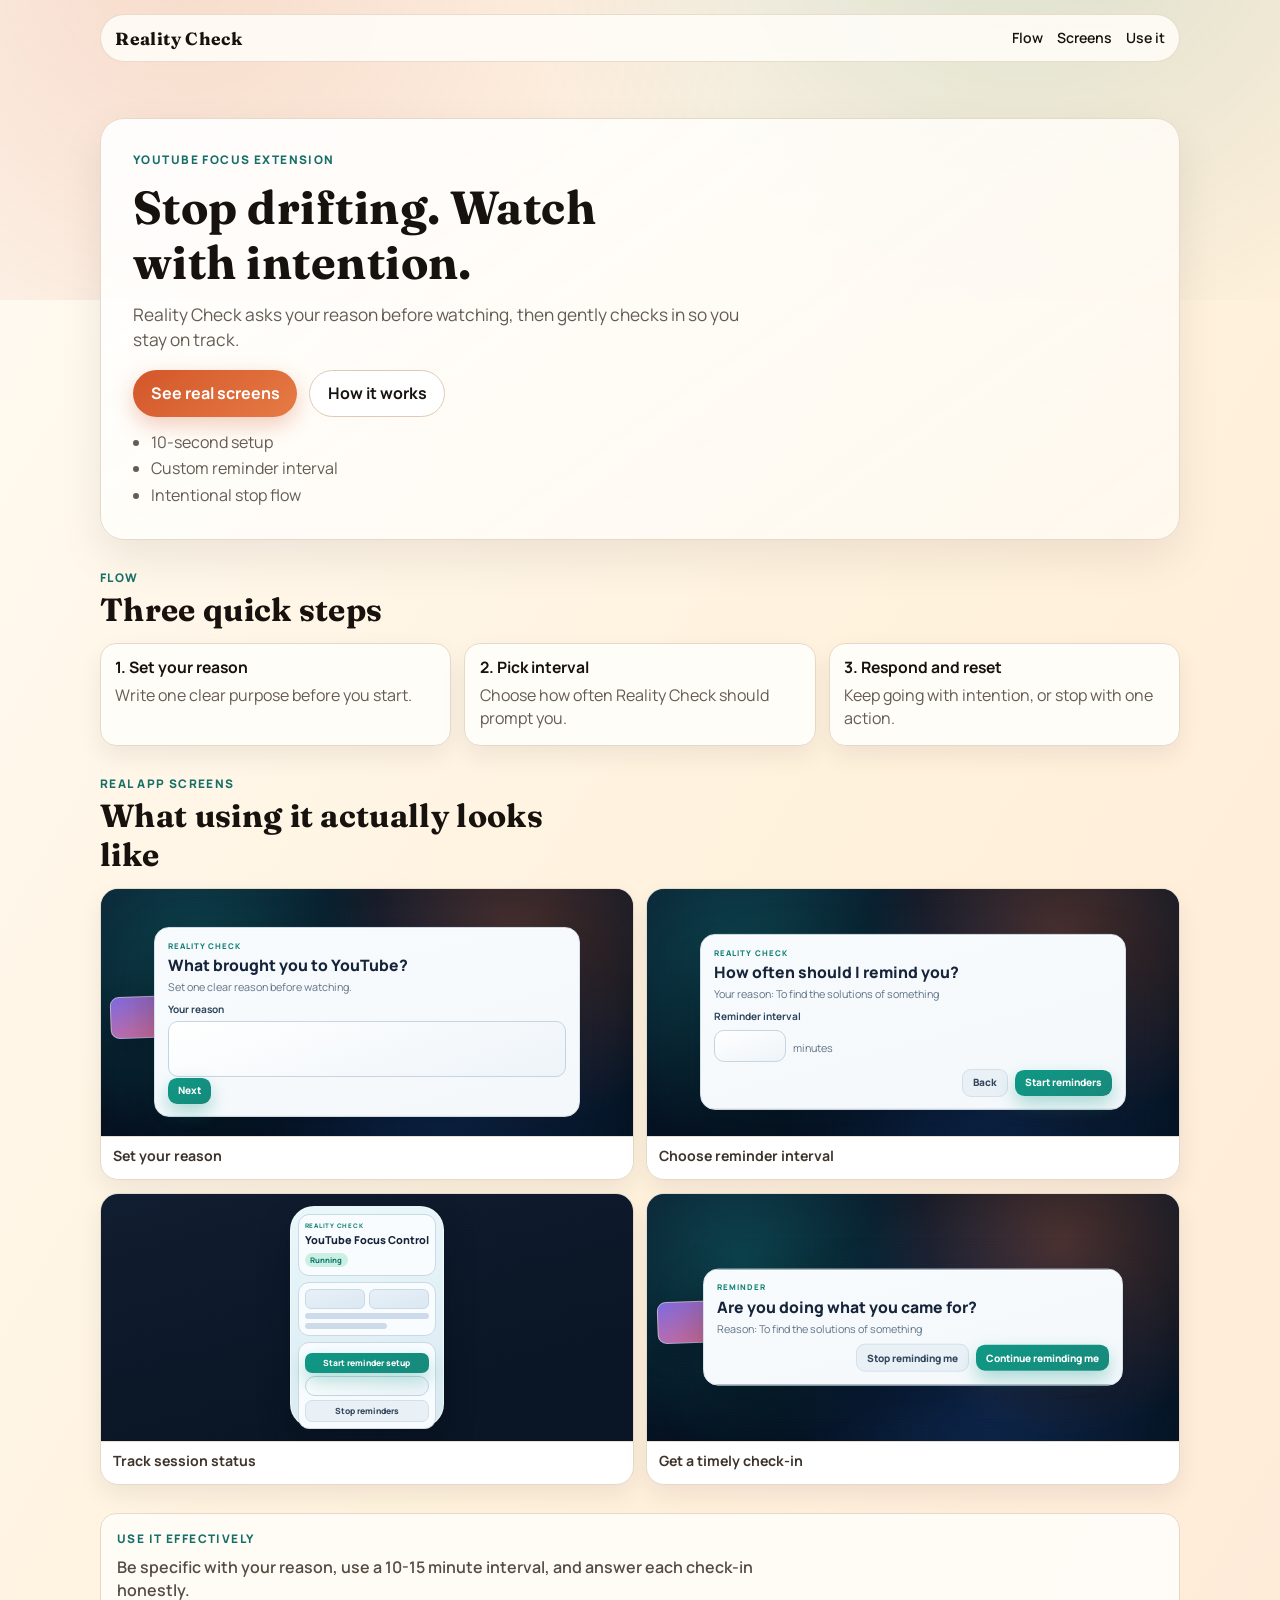
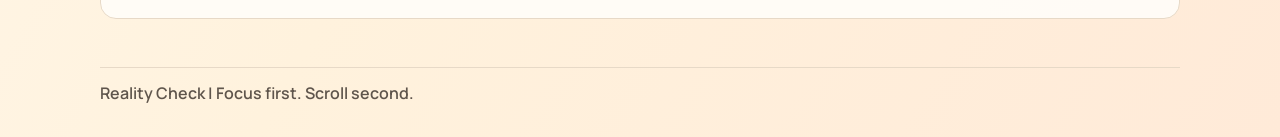
<file: index.html>
<!doctype html>
<html lang="en">
  <head>
    <meta charset="utf-8" />
    <meta name="viewport" content="width=device-width, initial-scale=1" />
    <meta
      name="description"
      content="Reality Check helps you stay intentional on YouTube with gentle reminders based on your goal."
    />
    <title>Reality Check | Stay Intentional on YouTube</title>

    <link rel="preconnect" href="https://fonts.googleapis.com" />
    <link rel="preconnect" href="https://fonts.gstatic.com" crossorigin />
    <link
      href="https://fonts.googleapis.com/css2?family=Fraunces:opsz,wght@9..144,500;9..144,700&family=Manrope:wght@400;500;600;700;800&display=swap"
      rel="stylesheet"
    />

    <link rel="stylesheet" href="landing.css" />
  </head>
  <body>
    <div class="bg-aurora" aria-hidden="true"></div>

    <header class="site-header">
      <a class="brand" href="#top">Reality Check</a>
      <nav class="site-nav" aria-label="Primary">
        <a href="#flow">Flow</a>
        <a href="#screens">Screens</a>
        <a href="#start">Use it</a>
      </nav>
    </header>

    <main id="top">
      <section class="hero section reveal">
        <p class="eyebrow">YouTube focus extension</p>
        <h1>Stop drifting. Watch with intention.</h1>
        <p class="lead">
          Reality Check asks your reason before watching, then gently checks in
          so you stay on track.
        </p>

        <div class="hero-cta">
          <a class="btn btn-primary" href="#screens">See real screens</a>
          <a class="btn btn-ghost" href="#flow">How it works</a>
        </div>

        <ul class="hero-points" aria-label="Highlights">
          <li>10-second setup</li>
          <li>Custom reminder interval</li>
          <li>Intentional stop flow</li>
        </ul>
      </section>

      <section id="flow" class="section reveal">
        <div class="section-head">
          <p class="eyebrow">Flow</p>
          <h2>Three quick steps</h2>
        </div>

        <div class="cards">
          <article class="card">
            <h3>1. Set your reason</h3>
            <p>Write one clear purpose before you start.</p>
          </article>

          <article class="card">
            <h3>2. Pick interval</h3>
            <p>Choose how often Reality Check should prompt you.</p>
          </article>

          <article class="card">
            <h3>3. Respond and reset</h3>
            <p>Keep going with intention, or stop with one action.</p>
          </article>
        </div>
      </section>

      <section id="screens" class="section reveal">
        <div class="section-head">
          <p class="eyebrow">Real app screens</p>
          <h2>What using it actually looks like</h2>
        </div>

        <div class="shot-grid">
          <figure class="shot-card">
            <div
              class="mock-shot mock-goal"
              role="img"
              aria-label="Goal prompt asking what brought you to YouTube"
            >
              <div class="mock-video-bg"></div>
              <div class="mock-float-note"></div>
              <div class="mock-modal">
                <p class="mock-kicker">Reality Check</p>
                <p class="mock-title">What brought you to YouTube?</p>
                <p class="mock-sub">Set one clear reason before watching.</p>
                <div class="mock-label">Your reason</div>
                <div class="mock-input mock-input-tall"></div>
                <div class="mock-btn mock-btn-fill">Next</div>
              </div>
            </div>
            <figcaption>Set your reason</figcaption>
          </figure>

          <figure class="shot-card">
            <div
              class="mock-shot mock-interval"
              role="img"
              aria-label="Reminder interval setup screen"
            >
              <div class="mock-video-bg"></div>
              <div class="mock-modal">
                <p class="mock-kicker">Reality Check</p>
                <p class="mock-title">How often should I remind you?</p>
                <p class="mock-sub">
                  Your reason: To find the solutions of something
                </p>
                <div class="mock-label">Reminder interval</div>
                <div class="mock-row">
                  <div class="mock-input mock-input-mini"></div>
                  <div class="mock-sub">minutes</div>
                </div>
                <div class="mock-row mock-actions">
                  <div class="mock-btn mock-btn-soft">Back</div>
                  <div class="mock-btn mock-btn-fill">Start reminders</div>
                </div>
              </div>
            </div>
            <figcaption>Choose reminder interval</figcaption>
          </figure>

          <figure class="shot-card">
            <div
              class="mock-shot mock-popup"
              role="img"
              aria-label="Popup showing running reminder status"
            >
              <div class="mock-device">
                <div class="mock-pane mock-pane-header">
                  <p class="mock-kicker">Reality Check</p>
                  <p class="mock-title">YouTube Focus Control</p>
                  <div class="mock-chip">Running</div>
                </div>
                <div class="mock-pane">
                  <div class="mock-stat-row">
                    <div class="mock-stat"></div>
                    <div class="mock-stat"></div>
                  </div>
                  <div class="mock-line"></div>
                  <div class="mock-line short"></div>
                </div>
                <div class="mock-pane">
                  <div class="mock-btn mock-btn-fill full">
                    Start reminder setup
                  </div>
                  <div class="mock-input"></div>
                  <div class="mock-btn mock-btn-soft full">Stop reminders</div>
                </div>
              </div>
            </div>
            <figcaption>Track session status</figcaption>
          </figure>

          <figure class="shot-card">
            <div
              class="mock-shot mock-reminder"
              role="img"
              aria-label="Reminder modal asking if you are still on task"
            >
              <div class="mock-video-bg"></div>
              <div class="mock-float-note"></div>
              <div class="mock-modal compact">
                <p class="mock-kicker">Reminder</p>
                <p class="mock-title">Are you doing what you came for?</p>
                <p class="mock-sub">
                  Reason: To find the solutions of something
                </p>
                <div class="mock-row mock-actions">
                  <div class="mock-btn mock-btn-soft">Stop reminding me</div>
                  <div class="mock-btn mock-btn-fill">
                    Continue reminding me
                  </div>
                </div>
              </div>
            </div>
            <figcaption>Get a timely check-in</figcaption>
          </figure>
        </div>
      </section>

      <section id="start" class="section section-compact reveal">
        <p class="eyebrow">Use it effectively</p>
        <p class="compact-copy">
          Be specific with your reason, use a 10-15 minute interval, and answer
          each check-in honestly.
        </p>
      </section>
    </main>

    <footer class="site-footer reveal">
      <p>Reality Check | Focus first. Scroll second.</p>
    </footer>

    <script src="landing.js"></script>
  </body>
</html>
</file>
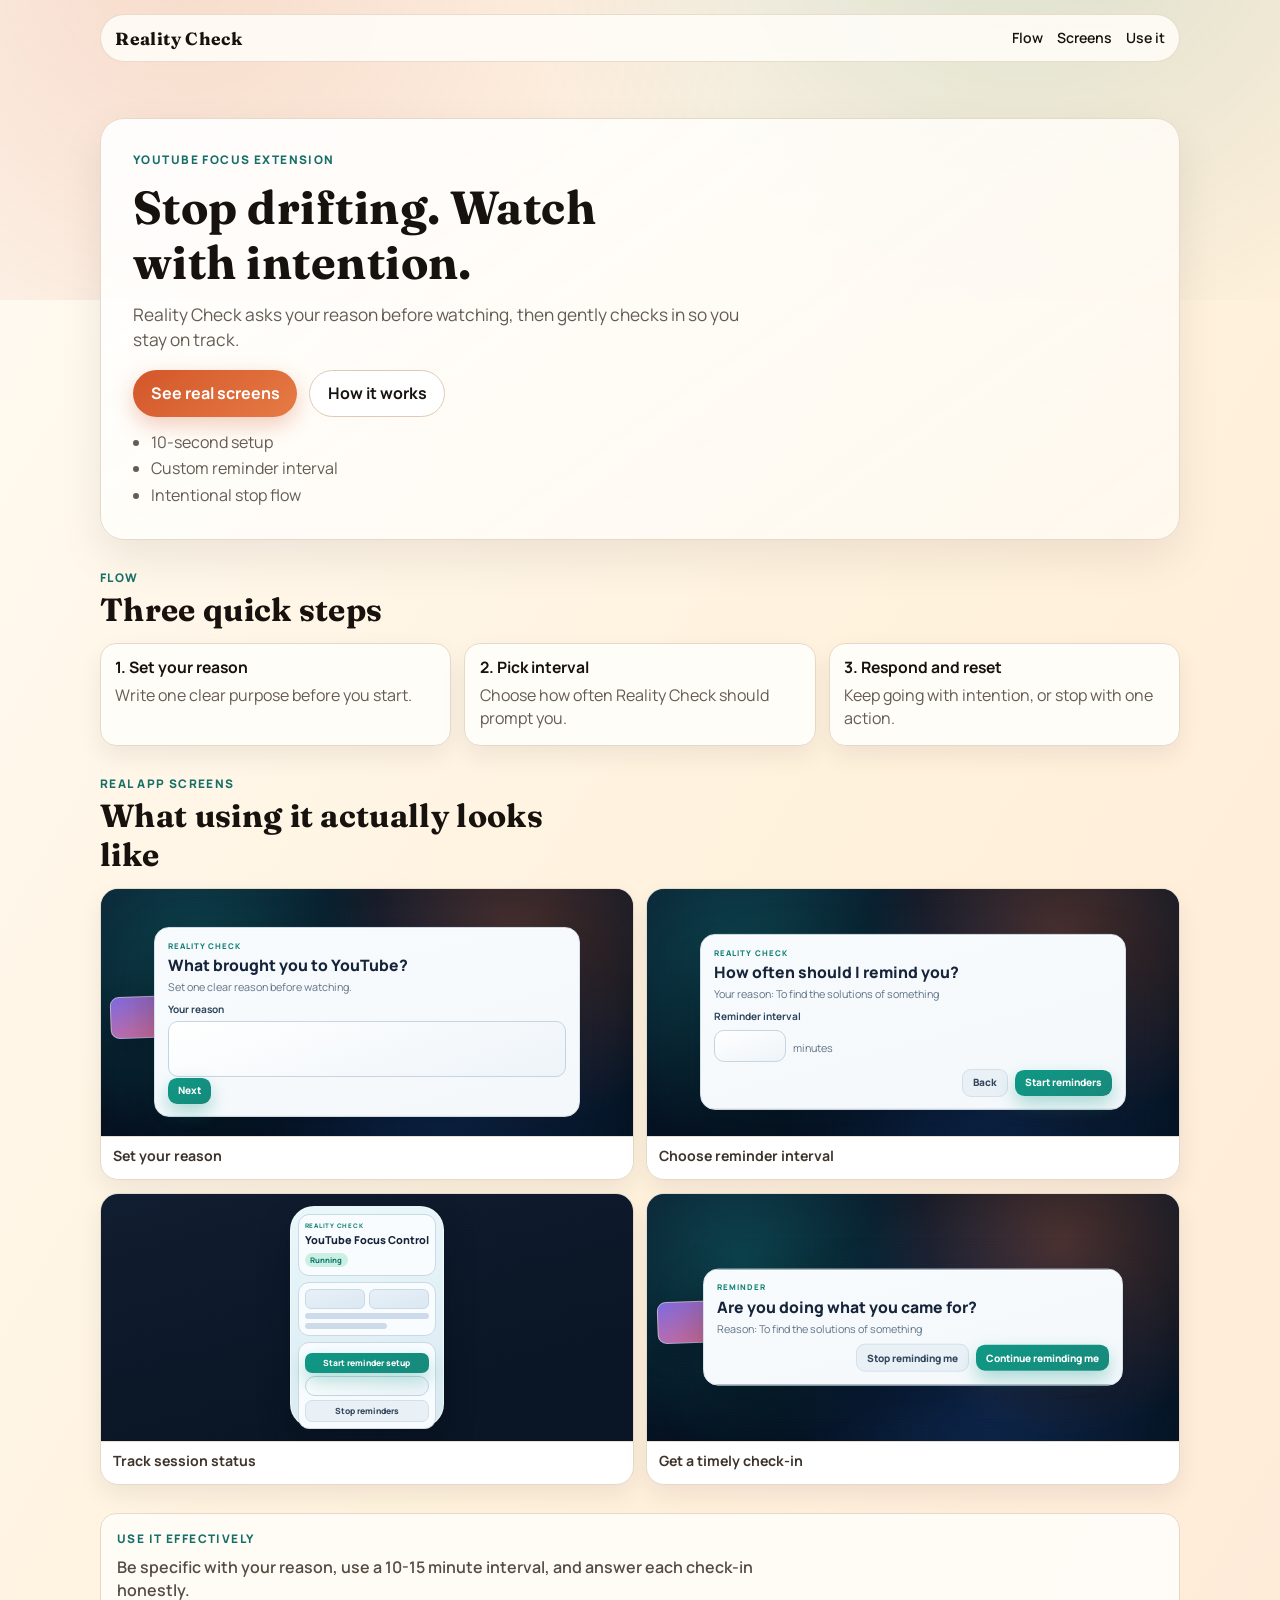
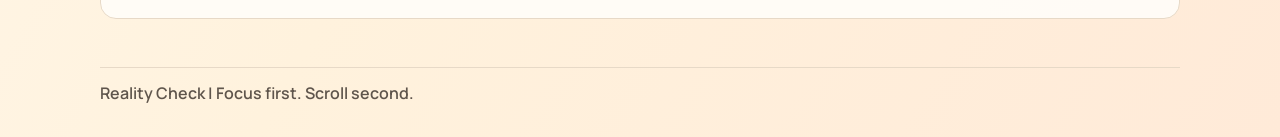
<file: landing.html>
<!doctype html>
<html lang="en">
  <head>
    <meta charset="utf-8" />
    <meta name="viewport" content="width=device-width, initial-scale=1" />
    <meta
      name="description"
      content="Reality Check helps you stay intentional on YouTube with gentle reminders based on your goal."
    />
    <title>Reality Check | Stay Intentional on YouTube</title>

    <link rel="preconnect" href="https://fonts.googleapis.com" />
    <link rel="preconnect" href="https://fonts.gstatic.com" crossorigin />
    <link
      href="https://fonts.googleapis.com/css2?family=Fraunces:opsz,wght@9..144,500;9..144,700&family=Manrope:wght@400;500;600;700;800&display=swap"
      rel="stylesheet"
    />

    <link rel="stylesheet" href="landing.css" />
  </head>
  <body>
    <div class="bg-aurora" aria-hidden="true"></div>

    <header class="site-header">
      <a class="brand" href="#top">Reality Check</a>
      <nav class="site-nav" aria-label="Primary">
        <a href="#flow">Flow</a>
        <a href="#screens">Screens</a>
        <a href="#start">Use it</a>
      </nav>
    </header>

    <main id="top">
      <section class="hero section reveal">
        <p class="eyebrow">YouTube focus extension</p>
        <h1>Stop drifting. Watch with intention.</h1>
        <p class="lead">
          Reality Check asks your reason before watching, then gently checks in
          so you stay on track.
        </p>

        <div class="hero-cta">
          <a class="btn btn-primary" href="#screens">See real screens</a>
          <a class="btn btn-ghost" href="#flow">How it works</a>
        </div>

        <ul class="hero-points" aria-label="Highlights">
          <li>10-second setup</li>
          <li>Custom reminder interval</li>
          <li>Intentional stop flow</li>
        </ul>
      </section>

      <section id="flow" class="section reveal">
        <div class="section-head">
          <p class="eyebrow">Flow</p>
          <h2>Three quick steps</h2>
        </div>

        <div class="cards">
          <article class="card">
            <h3>1. Set your reason</h3>
            <p>Write one clear purpose before you start.</p>
          </article>

          <article class="card">
            <h3>2. Pick interval</h3>
            <p>Choose how often Reality Check should prompt you.</p>
          </article>

          <article class="card">
            <h3>3. Respond and reset</h3>
            <p>Keep going with intention, or stop with one action.</p>
          </article>
        </div>
      </section>

      <section id="screens" class="section reveal">
        <div class="section-head">
          <p class="eyebrow">Real app screens</p>
          <h2>What using it actually looks like</h2>
        </div>

        <div class="shot-grid">
          <figure class="shot-card">
            <div class="mock-shot mock-goal" role="img" aria-label="Goal prompt asking what brought you to YouTube">
              <div class="mock-video-bg"></div>
              <div class="mock-float-note"></div>
              <div class="mock-modal">
                <p class="mock-kicker">Reality Check</p>
                <p class="mock-title">What brought you to YouTube?</p>
                <p class="mock-sub">Set one clear reason before watching.</p>
                <div class="mock-label">Your reason</div>
                <div class="mock-input mock-input-tall"></div>
                <div class="mock-btn mock-btn-fill">Next</div>
              </div>
            </div>
            <figcaption>Set your reason</figcaption>
          </figure>

          <figure class="shot-card">
            <div class="mock-shot mock-interval" role="img" aria-label="Reminder interval setup screen">
              <div class="mock-video-bg"></div>
              <div class="mock-modal">
                <p class="mock-kicker">Reality Check</p>
                <p class="mock-title">How often should I remind you?</p>
                <p class="mock-sub">Your reason: To find the solutions of something</p>
                <div class="mock-label">Reminder interval</div>
                <div class="mock-row">
                  <div class="mock-input mock-input-mini"></div>
                  <div class="mock-sub">minutes</div>
                </div>
                <div class="mock-row mock-actions">
                  <div class="mock-btn mock-btn-soft">Back</div>
                  <div class="mock-btn mock-btn-fill">Start reminders</div>
                </div>
              </div>
            </div>
            <figcaption>Choose reminder interval</figcaption>
          </figure>

          <figure class="shot-card">
            <div class="mock-shot mock-popup" role="img" aria-label="Popup showing running reminder status">
              <div class="mock-device">
                <div class="mock-pane mock-pane-header">
                  <p class="mock-kicker">Reality Check</p>
                  <p class="mock-title">YouTube Focus Control</p>
                  <div class="mock-chip">Running</div>
                </div>
                <div class="mock-pane">
                  <div class="mock-stat-row">
                    <div class="mock-stat"></div>
                    <div class="mock-stat"></div>
                  </div>
                  <div class="mock-line"></div>
                  <div class="mock-line short"></div>
                </div>
                <div class="mock-pane">
                  <div class="mock-btn mock-btn-fill full">Start reminder setup</div>
                  <div class="mock-input"></div>
                  <div class="mock-btn mock-btn-soft full">Stop reminders</div>
                </div>
              </div>
            </div>
            <figcaption>Track session status</figcaption>
          </figure>

          <figure class="shot-card">
            <div class="mock-shot mock-reminder" role="img" aria-label="Reminder modal asking if you are still on task">
              <div class="mock-video-bg"></div>
              <div class="mock-float-note"></div>
              <div class="mock-modal compact">
                <p class="mock-kicker">Reminder</p>
                <p class="mock-title">Are you doing what you came for?</p>
                <p class="mock-sub">Reason: To find the solutions of something</p>
                <div class="mock-row mock-actions">
                  <div class="mock-btn mock-btn-soft">Stop reminding me</div>
                  <div class="mock-btn mock-btn-fill">Continue reminding me</div>
                </div>
              </div>
            </div>
            <figcaption>Get a timely check-in</figcaption>
          </figure>
        </div>
      </section>

      <section id="start" class="section section-compact reveal">
        <p class="eyebrow">Use it effectively</p>
        <p class="compact-copy">
          Be specific with your reason, use a 10-15 minute interval, and answer
          each check-in honestly.
        </p>
      </section>
    </main>

    <footer class="site-footer reveal">
      <p>Reality Check | Focus first. Scroll second.</p>
    </footer>

    <script src="landing.js"></script>
  </body>
</html>
</file>
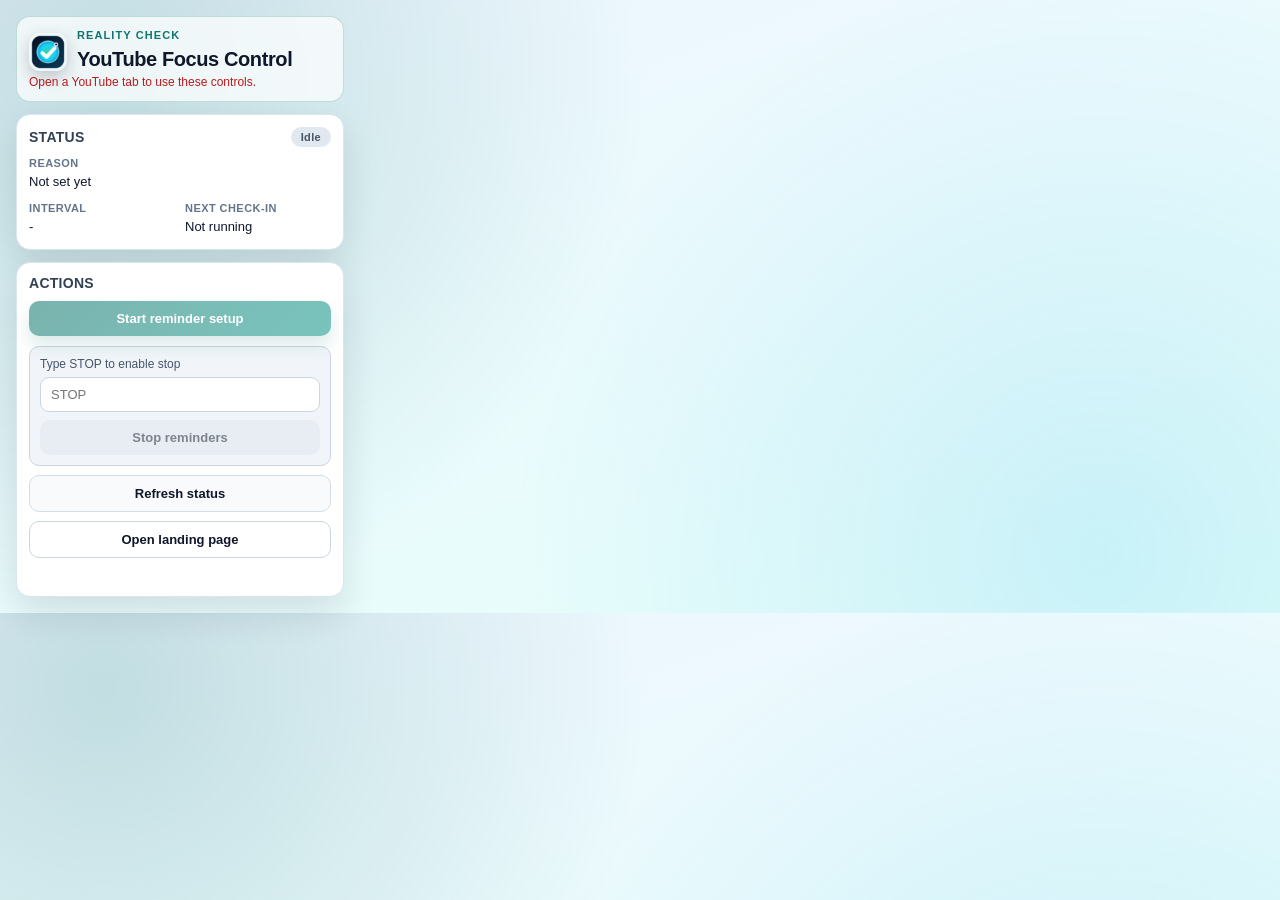
<file: popup.html>
<!doctype html>
<html lang="en">
  <head>
    <meta charset="utf-8" />
    <meta name="viewport" content="width=device-width, initial-scale=1" />
    <title>Reality Check</title>
    <link rel="stylesheet" href="popup.css" />
  </head>
  <body>
    <main class="panel">
      <header class="panel-header">
        <div class="brand">
          <img
            class="brand-logo"
            src="assets/icons/icon-48.png"
            alt="Reality Check logo"
          />
          <div class="brand-copy">
            <p class="kicker">Reality Check</p>
            <h1 class="title">YouTube Focus Control</h1>
          </div>
        </div>
        <p id="connection-text" class="connection">Checking active tab...</p>
      </header>

      <section class="card">
        <div class="section-head">
          <h2>Status</h2>
          <span id="status-pill" class="pill pill--idle">Idle</span>
        </div>

        <div class="row">
          <span class="label">Reason</span>
          <p id="status-reason" class="value">Not set yet</p>
        </div>

        <div class="grid">
          <div class="row row--compact">
            <span class="label">Interval</span>
            <p id="status-interval" class="value">-</p>
          </div>
          <div class="row row--compact">
            <span class="label">Next check-in</span>
            <p id="status-next" class="value">-</p>
          </div>
        </div>
      </section>

      <section class="card">
        <div class="section-head">
          <h2>Actions</h2>
        </div>

        <button id="start-button" class="button button--primary" type="button">
          Start reminder setup
        </button>

        <div class="stop-box">
          <label class="stop-label" for="stop-word"
            >Type STOP to enable stop</label
          >
          <input
            id="stop-word"
            class="input"
            type="text"
            autocomplete="off"
            placeholder="STOP"
          />
          <button
            id="stop-button"
            class="button button--ghost"
            type="button"
            disabled
          >
            Stop reminders
          </button>
        </div>

        <button id="refresh-button" class="button button--subtle" type="button">
          Refresh status
        </button>

        <button
          id="landing-button"
          class="button button--landing"
          type="button"
        >
          Open landing page
        </button>

        <p id="feedback" class="feedback" role="status" aria-live="polite"></p>
      </section>
    </main>

    <script src="popup.js"></script>
  </body>
</html>
</file>
<file: landing.css>
:root {
  --ink: #17120e;
  --muted: #645b53;
  --paper: #fffaf2;
  --card: #fffdf8;
  --line: #e7d9c7;
  --accent: #d3562a;
  --accent-deep: #9f3f1f;
  --teal: #176f67;
  --hero-glow: rgba(211, 86, 42, 0.18);
  --shadow-soft: 0 18px 45px rgba(23, 18, 14, 0.08);
  --shadow-card: 0 10px 25px rgba(23, 18, 14, 0.07);
}

* {
  box-sizing: border-box;
}

html,
body {
  margin: 0;
  padding: 0;
}

body {
  font-family: "Manrope", "Segoe UI", sans-serif;
  color: var(--ink);
  background:
    linear-gradient(120deg, #fffaf2 0%, #fff2dd 55%, #ffead8 100%),
    repeating-linear-gradient(
      -45deg,
      rgba(23, 18, 14, 0.015) 0,
      rgba(23, 18, 14, 0.015) 2px,
      transparent 2px,
      transparent 14px
    );
  min-height: 100vh;
  line-height: 1.45;
}

.bg-aurora {
  position: fixed;
  inset: -20% -10% auto;
  height: 480px;
  background:
    radial-gradient(
      circle at 20% 30%,
      var(--hero-glow),
      rgba(211, 86, 42, 0) 45%
    ),
    radial-gradient(
      circle at 75% 10%,
      rgba(23, 111, 103, 0.16),
      rgba(23, 111, 103, 0) 42%
    );
  pointer-events: none;
  z-index: -1;
  animation: drift 10s ease-in-out infinite alternate;
}

.site-header {
  width: min(1080px, calc(100% - 2rem));
  margin: 0.9rem auto 0;
  display: flex;
  align-items: center;
  justify-content: space-between;
  gap: 1rem;
  padding: 0.6rem 0.9rem;
  border: 1px solid rgba(231, 217, 199, 0.9);
  border-radius: 999px;
  background: rgba(255, 253, 248, 0.86);
  backdrop-filter: blur(5px);
}

.brand {
  font-family: "Fraunces", "Times New Roman", serif;
  font-weight: 700;
  color: var(--ink);
  font-size: 1.1rem;
  text-decoration: none;
  letter-spacing: 0.02em;
}

.site-nav {
  display: flex;
  gap: 0.85rem;
}

.site-nav a {
  position: relative;
  text-decoration: none;
  color: var(--ink);
  font-weight: 600;
  font-size: 0.88rem;
  padding: 0.2rem 0;
  transition:
    color 0.2s ease,
    transform 0.2s ease;
}

.site-nav a::after {
  content: "";
  position: absolute;
  left: 0;
  bottom: -0.12rem;
  width: 100%;
  height: 2px;
  border-radius: 999px;
  background: linear-gradient(90deg, var(--accent), var(--teal));
  transform: scaleX(0);
  transform-origin: left;
  transition: transform 0.24s ease;
}

.site-nav a:hover {
  color: var(--accent-deep);
  transform: translateY(-1px);
}

.site-nav a:hover::after,
.site-nav a:focus-visible::after {
  transform: scaleX(1);
}

.site-nav a:focus-visible {
  outline: none;
  color: var(--accent-deep);
}

main {
  width: min(1080px, calc(100% - 2rem));
  margin: 0 auto;
  padding: 1.7rem 0 3rem;
}

.section {
  margin-top: 1.8rem;
}

.hero {
  border: 1px solid var(--line);
  border-radius: 24px;
  padding: clamp(1.2rem, 3vw, 2rem);
  background: linear-gradient(
    145deg,
    rgba(255, 255, 255, 0.92),
    rgba(255, 249, 240, 0.85)
  );
  box-shadow: var(--shadow-soft);
}

.eyebrow {
  margin: 0;
  text-transform: uppercase;
  letter-spacing: 0.12em;
  font-weight: 800;
  color: var(--teal);
  font-size: 0.74rem;
}

h1,
h2,
h3 {
  margin: 0;
  line-height: 1.2;
}

h1,
h2 {
  font-family: "Fraunces", "Times New Roman", serif;
  letter-spacing: 0.01em;
}

h1 {
  margin-top: 0.7rem;
  font-size: clamp(1.7rem, 4.1vw, 2.9rem);
  max-width: 17ch;
}

.lead {
  margin-top: 0.7rem;
  max-width: 56ch;
  font-size: clamp(0.98rem, 1.8vw, 1.08rem);
  color: var(--muted);
}

.hero-cta {
  margin-top: 0.9rem;
  display: flex;
  gap: 0.75rem;
  flex-wrap: wrap;
}

.btn {
  display: inline-flex;
  align-items: center;
  justify-content: center;
  text-decoration: none;
  font-weight: 700;
  border-radius: 999px;
  padding: 0.68rem 1.1rem;
  transition:
    transform 0.18s ease,
    box-shadow 0.2s ease,
    color 0.2s ease,
    background-color 0.2s ease;
}

.btn:hover {
  transform: translateY(-1px);
}

.btn-primary {
  color: #fff;
  background: linear-gradient(140deg, var(--accent), #e67b45);
  box-shadow: 0 8px 22px rgba(211, 86, 42, 0.3);
}

.btn-primary:hover {
  background: linear-gradient(140deg, var(--accent-deep), #ce6232);
}

.btn-ghost {
  color: var(--ink);
  background: #fff;
  border: 1px solid #decab3;
}

.btn-ghost:hover {
  border-color: #c9af92;
}

.hero-points {
  margin: 0.9rem 0 0;
  padding-left: 1.1rem;
  color: var(--muted);
  display: grid;
  gap: 0.2rem;
}

.section-head {
  display: grid;
  gap: 0.35rem;
}

.section-head h2 {
  font-size: clamp(1.3rem, 2.8vw, 2rem);
  max-width: 22ch;
}

.cards {
  margin-top: 0.8rem;
  display: grid;
  grid-template-columns: repeat(3, minmax(0, 1fr));
  gap: 0.8rem;
}

.card {
  border: 1px solid var(--line);
  border-radius: 16px;
  background: var(--card);
  box-shadow: var(--shadow-card);
  padding: 0.9rem;
}

.card h3 {
  font-size: 0.98rem;
}

.card p {
  margin: 0.45rem 0 0;
  color: var(--muted);
}

.shot-grid {
  margin-top: 0.85rem;
  display: grid;
  grid-template-columns: repeat(2, minmax(0, 1fr));
  gap: 0.8rem;
}

.shot-card {
  margin: 0;
  border: 1px solid var(--line);
  border-radius: 18px;
  overflow: hidden;
  background: #fff;
  box-shadow: var(--shadow-card);
}

.mock-shot {
  position: relative;
  height: 248px;
  border-bottom: 1px solid #ebddcb;
  overflow: hidden;
  background: linear-gradient(165deg, #13263d 0%, #081526 72%);
}

.mock-shot::after {
  content: "";
  position: absolute;
  inset: 0;
  background-image: radial-gradient(rgba(255, 255, 255, 0.05) 1px, transparent 1px);
  background-size: 3px 3px;
  opacity: 0.2;
  pointer-events: none;
}

.mock-video-bg {
  position: absolute;
  inset: 0;
  background:
    radial-gradient(circle at 18% 28%, rgba(42, 180, 169, 0.28), transparent 40%),
    radial-gradient(circle at 78% 20%, rgba(231, 120, 75, 0.28), transparent 42%),
    radial-gradient(circle at 64% 82%, rgba(34, 74, 142, 0.4), transparent 52%),
    linear-gradient(150deg, rgba(3, 11, 24, 0.5), rgba(6, 18, 30, 0.9));
  filter: saturate(1.18) blur(0.2px);
}

.mock-float-note {
  position: absolute;
  left: 0.65rem;
  top: 52%;
  width: 76px;
  height: 42px;
  border-radius: 9px;
  border: 1px solid rgba(197, 206, 226, 0.65);
  background:
    linear-gradient(155deg, rgba(111, 88, 226, 0.86), rgba(236, 95, 126, 0.86)),
    rgba(255, 255, 255, 0.85);
  box-shadow: 0 12px 24px rgba(3, 8, 20, 0.28);
  transform: rotate(-2deg) translateY(-50%);
}

.mock-modal {
  position: absolute;
  left: 50%;
  top: 54%;
  transform: translate(-50%, -50%);
  width: min(86%, 430px);
  border-radius: 15px;
  border: 1px solid #d4e0ea;
  background: linear-gradient(165deg, #f8fbfe, #f4f8fb);
  box-shadow:
    0 22px 48px rgba(2, 8, 17, 0.34),
    inset 0 1px 0 rgba(255, 255, 255, 0.65);
  padding: 0.78rem 0.82rem;
}

.mock-kicker {
  margin: 0;
  text-transform: uppercase;
  letter-spacing: 0.12em;
  font-weight: 800;
  color: #128174;
  font-size: 0.49rem;
}

.mock-title {
  margin: 0.28rem 0 0;
  font-weight: 800;
  color: #16243a;
  font-size: 0.98rem;
  line-height: 1.2;
}

.mock-sub {
  margin: 0.3rem 0 0;
  color: #5e7284;
  font-size: 0.67rem;
}

.mock-label {
  margin-top: 0.38rem;
  color: #2e455d;
  font-weight: 700;
  font-size: 0.63rem;
}

.mock-input {
  margin-top: 0.32rem;
  border-radius: 10px;
  border: 1px solid #c5d4e2;
  background: linear-gradient(160deg, #ffffff, #eef4f9);
  height: 35px;
}

.mock-input-tall {
  height: 56px;
}

.mock-input-mini {
  width: 72px;
  height: 32px;
  margin-top: 0;
}

.mock-row {
  margin-top: 0.42rem;
  display: flex;
  align-items: center;
  gap: 0.42rem;
}

.mock-actions {
  justify-content: flex-end;
  gap: 0.48rem;
}

.mock-btn {
  display: inline-flex;
  align-items: center;
  justify-content: center;
  padding: 0.36rem 0.62rem;
  border-radius: 9px;
  font-size: 0.63rem;
  font-weight: 800;
  white-space: nowrap;
}

.mock-btn-fill {
  color: #fff;
  background: linear-gradient(145deg, #0f9885, #17897b);
  box-shadow: 0 8px 18px rgba(15, 152, 133, 0.33);
}

.mock-btn-soft {
  color: #33475d;
  background: #eaf1f6;
  border: 1px solid #d3dfeb;
}

.mock-btn.full {
  width: 100%;
}

.mock-goal .mock-modal,
.mock-interval .mock-modal,
.mock-reminder .mock-modal {
  width: min(85%, 426px);
}

.mock-popup {
  background: linear-gradient(165deg, #111d30 0%, #0a1525 72%);
}

.mock-device {
  position: absolute;
  left: 50%;
  top: 50%;
  transform: translate(-50%, -50%);
  width: 154px;
  height: 222px;
  border-radius: 24px;
  border: 1px solid rgba(254, 255, 255, 0.45);
  background: linear-gradient(170deg, #eaf7fb, #d8eaf1);
  box-shadow: 0 15px 30px rgba(5, 12, 23, 0.42);
  padding: 0.42rem;
  display: grid;
  gap: 0.36rem;
}

.mock-pane {
  border: 1px solid #c9dae5;
  border-radius: 11px;
  background: #f8fcff;
  padding: 0.38rem;
}

.mock-pane-header .mock-kicker {
  font-size: 0.39rem;
}

.mock-pane-header .mock-title {
  font-size: 0.68rem;
  margin-top: 0.17rem;
}

.mock-chip {
  margin-top: 0.22rem;
  display: inline-block;
  padding: 0.1rem 0.35rem;
  border-radius: 999px;
  font-weight: 800;
  font-size: 0.48rem;
  color: #0d786b;
  background: #cbf0e3;
}

.mock-stat-row {
  display: grid;
  grid-template-columns: 1fr 1fr;
  gap: 0.25rem;
}

.mock-stat {
  height: 20px;
  border-radius: 6px;
  background: linear-gradient(165deg, #e7f0f7, #dbe8f2);
  border: 1px solid #cad9e6;
}

.mock-line {
  margin-top: 0.25rem;
  height: 6px;
  border-radius: 99px;
  background: #cddaea;
}

.mock-line.short {
  width: 66%;
}

.mock-popup .mock-input {
  height: 20px;
  margin-top: 0.24rem;
}

.mock-popup .mock-btn {
  margin-top: 0.24rem;
  font-size: 0.53rem;
  border-radius: 7px;
  padding: 0.23rem 0.4rem;
}

.mock-reminder .mock-modal.compact {
  width: min(83%, 420px);
}

.shot-card figcaption {
  padding: 0.6rem 0.75rem 0.75rem;
  font-size: 0.88rem;
  font-weight: 700;
  color: #3f342c;
}

.section-compact {
  border: 1px solid var(--line);
  border-radius: 16px;
  background: rgba(255, 253, 249, 0.9);
  padding: 1rem;
}

.compact-copy {
  margin: 0.5rem 0 0;
  max-width: 65ch;
  color: #564c43;
  font-weight: 600;
}

.site-footer {
  width: min(1080px, calc(100% - 2rem));
  margin: 0 auto 2rem;
  border-top: 1px solid var(--line);
  padding-top: 0.9rem;
}

.site-footer p {
  margin: 0;
  color: #5f554c;
  font-weight: 600;
}

.reveal {
  opacity: 0;
  transform: translateY(20px);
  transition:
    opacity 0.5s ease,
    transform 0.5s ease;
}

.reveal.in-view {
  opacity: 1;
  transform: translateY(0);
}

@keyframes drift {
  from {
    transform: translateY(0) scale(1);
  }

  to {
    transform: translateY(12px) scale(1.02);
  }
}

@media (max-width: 900px) {
  .cards {
    grid-template-columns: 1fr;
  }

  .shot-grid {
    grid-template-columns: 1fr;
  }
}

@media (max-width: 640px) {
  .bg-aurora {
    height: 330px;
  }

  .site-header {
    border-radius: 14px;
    flex-direction: row;
    align-items: center;
    padding: 0.56rem 0.75rem;
  }

  .site-nav {
    display: none;
  }

  .brand {
    font-size: 1rem;
  }

  main {
    padding-top: 1.05rem;
    padding-bottom: 2.2rem;
  }

  .hero {
    border-radius: 18px;
    padding: 1rem;
  }

  .hero-points {
    padding-left: 1rem;
    margin-top: 0.75rem;
    font-size: 0.92rem;
  }

  .section {
    margin-top: 1.15rem;
  }

  .card {
    padding: 0.8rem;
  }

  .mock-shot {
    height: 198px;
  }

  .mock-float-note {
    width: 60px;
    height: 34px;
    border-radius: 8px;
  }

  .mock-modal {
    padding: 0.58rem 0.62rem;
    border-radius: 13px;
  }

  .mock-title {
    font-size: 0.79rem;
  }

  .mock-sub,
  .mock-label,
  .mock-kicker {
    font-size: 0.56rem;
  }

  .mock-input {
    height: 26px;
    border-radius: 8px;
  }

  .mock-input-tall {
    height: 42px;
  }

  .mock-input-mini {
    width: 54px;
    height: 24px;
  }

  .mock-btn {
    font-size: 0.55rem;
    padding: 0.23rem 0.42rem;
    border-radius: 7px;
  }

  .mock-device {
    width: 138px;
    height: 190px;
    border-radius: 20px;
  }

  .mock-pane {
    padding: 0.3rem;
    border-radius: 9px;
  }

  .mock-pane-header .mock-title {
    font-size: 0.61rem;
  }

  .mock-popup .mock-btn {
    font-size: 0.48rem;
  }

  .mock-chip {
    font-size: 0.43rem;
  }

  .shot-card figcaption {
    font-size: 0.84rem;
    padding: 0.52rem 0.62rem 0.64rem;
  }

  .section-compact {
    padding: 0.85rem;
  }

  .compact-copy {
    font-size: 0.95rem;
  }
}
</file>
<file: popup.css>
:root {
  --bg-top: #eff6ff;
  --bg-bottom: #e6fffa;
  --surface: #ffffff;
  --surface-border: #d7e6ef;
  --text: #0f172a;
  --muted: #4b5563;
  --primary: #0f766e;
  --primary-deep: #115e59;
  --danger-surface: #f1f5f9;
  --danger-border: #cbd5e1;
  --shadow: 0 16px 36px rgba(15, 23, 42, 0.12);
}

* {
  box-sizing: border-box;
}

body {
  margin: 0;
  width: 360px;
  min-height: 460px;
  font-family: "Avenir Next", "Nunito Sans", "Trebuchet MS", sans-serif;
  color: var(--text);
  background:
    radial-gradient(
      circle at 8% 12%,
      rgba(15, 118, 110, 0.2),
      rgba(15, 118, 110, 0) 42%
    ),
    radial-gradient(
      circle at 86% 90%,
      rgba(14, 165, 233, 0.14),
      rgba(14, 165, 233, 0) 48%
    ),
    linear-gradient(160deg, var(--bg-top), var(--bg-bottom));
}

.panel {
  padding: 16px;
  display: grid;
  gap: 12px;
}

.panel-header {
  border: 1px solid rgba(15, 118, 110, 0.22);
  border-radius: 14px;
  padding: 12px;
  background: rgba(255, 255, 255, 0.72);
  backdrop-filter: blur(3px);
}

.brand {
  display: flex;
  align-items: center;
  gap: 10px;
}

.brand-logo {
  width: 38px;
  height: 38px;
  border-radius: 11px;
  box-shadow: 0 6px 16px rgba(15, 23, 42, 0.22);
}

.brand-copy {
  min-width: 0;
}

.kicker {
  margin: 0;
  font-size: 11px;
  font-weight: 700;
  text-transform: uppercase;
  letter-spacing: 0.1em;
  color: #0f766e;
}

.title {
  margin: 7px 0 4px;
  font-size: 20px;
  letter-spacing: -0.02em;
}

.connection {
  margin: 0;
  font-size: 12px;
  color: var(--muted);
}

.connection--ok {
  color: #166534;
}

.connection--bad {
  color: #b91c1c;
}

.card {
  background: var(--surface);
  border: 1px solid var(--surface-border);
  border-radius: 14px;
  padding: 12px;
  box-shadow: var(--shadow);
}

.section-head {
  margin-bottom: 10px;
  display: flex;
  align-items: center;
  justify-content: space-between;
}

.section-head h2 {
  margin: 0;
  font-size: 14px;
  letter-spacing: 0.02em;
  text-transform: uppercase;
  color: #334155;
}

.pill {
  display: inline-flex;
  align-items: center;
  border-radius: 999px;
  padding: 4px 10px;
  font-size: 11px;
  font-weight: 700;
  letter-spacing: 0.03em;
}

.pill--active {
  color: #065f46;
  background: #d1fae5;
}

.pill--idle {
  color: #475569;
  background: #e2e8f0;
}

.row {
  margin-bottom: 10px;
}

.row:last-child {
  margin-bottom: 0;
}

.row--compact {
  margin-bottom: 0;
}

.grid {
  display: grid;
  grid-template-columns: 1fr 1fr;
  gap: 10px;
}

.label {
  display: block;
  margin-bottom: 4px;
  font-size: 11px;
  font-weight: 700;
  text-transform: uppercase;
  letter-spacing: 0.04em;
  color: #64748b;
}

.value {
  margin: 0;
  font-size: 13px;
  line-height: 1.45;
  color: #0f172a;
  word-break: break-word;
}

.button {
  width: 100%;
  border-radius: 10px;
  border: none;
  padding: 10px 12px;
  font-size: 13px;
  font-weight: 700;
  cursor: pointer;
  transition:
    transform 0.12s ease,
    box-shadow 0.2s ease,
    background-color 0.2s ease;
}

.button:active {
  transform: translateY(1px);
}

.button:disabled {
  opacity: 0.55;
  cursor: not-allowed;
  transform: none;
}

.button--primary {
  color: #ffffff;
  background: linear-gradient(135deg, var(--primary), #0d9488);
  box-shadow: 0 9px 18px rgba(15, 118, 110, 0.28);
}

.button--primary:hover {
  background: linear-gradient(135deg, var(--primary-deep), #0f766e);
}

.stop-box {
  margin-top: 10px;
  padding: 10px;
  border: 1px solid var(--danger-border);
  border-radius: 10px;
  background: var(--danger-surface);
}

.stop-label {
  display: block;
  margin-bottom: 6px;
  font-size: 12px;
  color: #475569;
}

.input {
  width: 100%;
  margin-bottom: 8px;
  border: 1px solid #cbd5e1;
  border-radius: 9px;
  padding: 9px 10px;
  font-size: 13px;
  color: #0f172a;
  background: #ffffff;
}

.input:focus {
  outline: none;
  border-color: #0f766e;
  box-shadow: 0 0 0 3px rgba(15, 118, 110, 0.17);
}

.button--ghost {
  background: #e2e8f0;
  color: #1f2937;
}

.button--ghost:hover {
  background: #cbd5e1;
}

.button--subtle {
  margin-top: 9px;
  background: #f8fafc;
  color: #0f172a;
  border: 1px solid #d1dee8;
}

.button--subtle:hover {
  background: #f1f5f9;
}

.button--landing {
  margin-top: 9px;
  border: 1px solid #cbd5e1;
  background: #ffffff;
  color: #0f172a;
}

.button--landing:hover {
  background: #f8fafc;
}

.feedback {
  min-height: 16px;
  margin: 10px 0 0;
  font-size: 12px;
  color: #334155;
}

.feedback--ok {
  color: #166534;
}

.feedback--error {
  color: #b91c1c;
}
</file>
